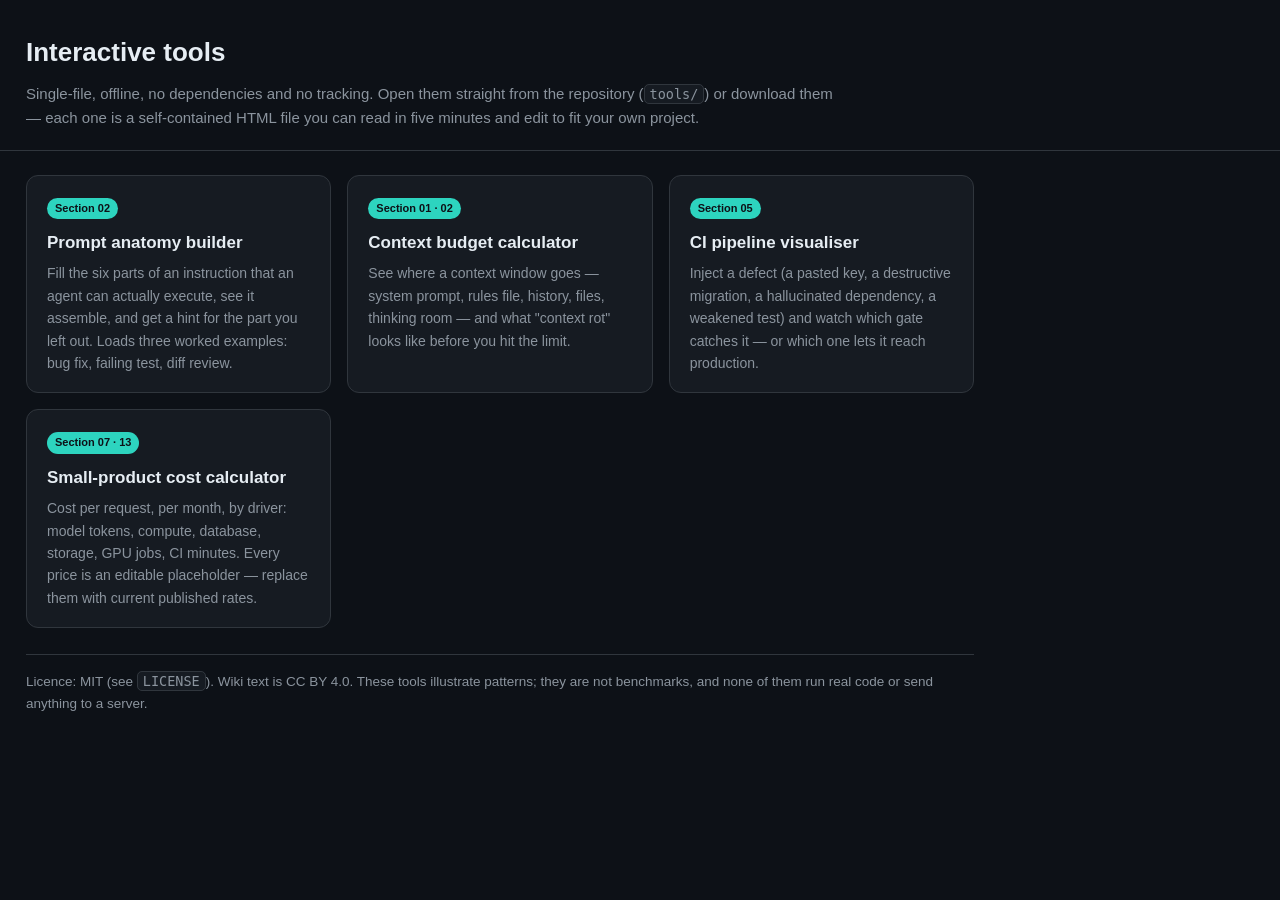
<file: tools/index.html>
<!doctype html>
<html lang="en">
<head>
<meta charset="utf-8">
<meta name="viewport" content="width=device-width, initial-scale=1">
<title>Interactive tools — Coding With AI in the New Age</title>
<style>
  :root{--bg:#0d1117;--panel:#161b22;--line:#30363d;--ink:#e6edf3;--dim:#8b949e;--teal:#2dd4bf;--amber:#d29922}
  *{box-sizing:border-box}
  body{margin:0;background:var(--bg);color:var(--ink);font:16px/1.6 -apple-system,BlinkMacSystemFont,"Segoe UI",Roboto,Helvetica,Arial,sans-serif}
  header{padding:32px 26px 20px;border-bottom:1px solid var(--line)}
  h1{margin:0 0 8px;font-size:26px}
  .sub{color:var(--dim);font-size:15px;max-width:820px}
  main{padding:24px 26px;max-width:1000px}
  .grid{display:grid;grid-template-columns:repeat(auto-fit,minmax(300px,1fr));gap:16px}
  a.card{display:block;text-decoration:none;color:inherit;background:var(--panel);border:1px solid var(--line);
    border-radius:12px;padding:18px 20px;transition:border-color .15s}
  a.card:hover{border-color:var(--teal)}
  a.card h3{margin:0 0 6px;font-size:17px}
  a.card p{margin:0;color:var(--dim);font-size:14px}
  .tag{display:inline-block;font-size:11px;font-weight:700;color:#0d1117;background:var(--teal);
    border-radius:999px;padding:2px 8px;margin-bottom:10px}
  footer{margin-top:26px;padding-top:16px;border-top:1px solid var(--line);color:var(--dim);font-size:13.5px}
  code{background:var(--panel);border:1px solid var(--line);border-radius:5px;padding:1px 5px;font-size:13.5px}
</style>
</head>
<body>
<header>
  <h1>Interactive tools</h1>
  <div class="sub">Single-file, offline, no dependencies and no tracking. Open them straight from the repository
  (<code>tools/</code>) or download them — each one is a self-contained HTML file you can read in five minutes
  and edit to fit your own project.</div>
</header>
<main>
  <div class="grid">
    <a class="card" href="prompt-anatomy-builder.html">
      <span class="tag">Section 02</span>
      <h3>Prompt anatomy builder</h3>
      <p>Fill the six parts of an instruction that an agent can actually execute, see it assemble, and get a hint for
      the part you left out. Loads three worked examples: bug fix, failing test, diff review.</p>
    </a>
    <a class="card" href="context-budget-calculator.html">
      <span class="tag">Section 01 · 02</span>
      <h3>Context budget calculator</h3>
      <p>See where a context window goes — system prompt, rules file, history, files, thinking room — and what
      "context rot" looks like before you hit the limit.</p>
    </a>
    <a class="card" href="ci-pipeline-visualizer.html">
      <span class="tag">Section 05</span>
      <h3>CI pipeline visualiser</h3>
      <p>Inject a defect (a pasted key, a destructive migration, a hallucinated dependency, a weakened test) and watch
      which gate catches it — or which one lets it reach production.</p>
    </a>
    <a class="card" href="cost-calculator.html">
      <span class="tag">Section 07 · 13</span>
      <h3>Small-product cost calculator</h3>
      <p>Cost per request, per month, by driver: model tokens, compute, database, storage, GPU jobs, CI minutes.
      Every price is an editable placeholder — replace them with current published rates.</p>
    </a>
  </div>
  <footer>
    Licence: MIT (see <code>LICENSE</code>). Wiki text is CC BY 4.0. These tools illustrate patterns; they are not
    benchmarks, and none of them run real code or send anything to a server.
  </footer>
</main>
</body>
</html>
</file>
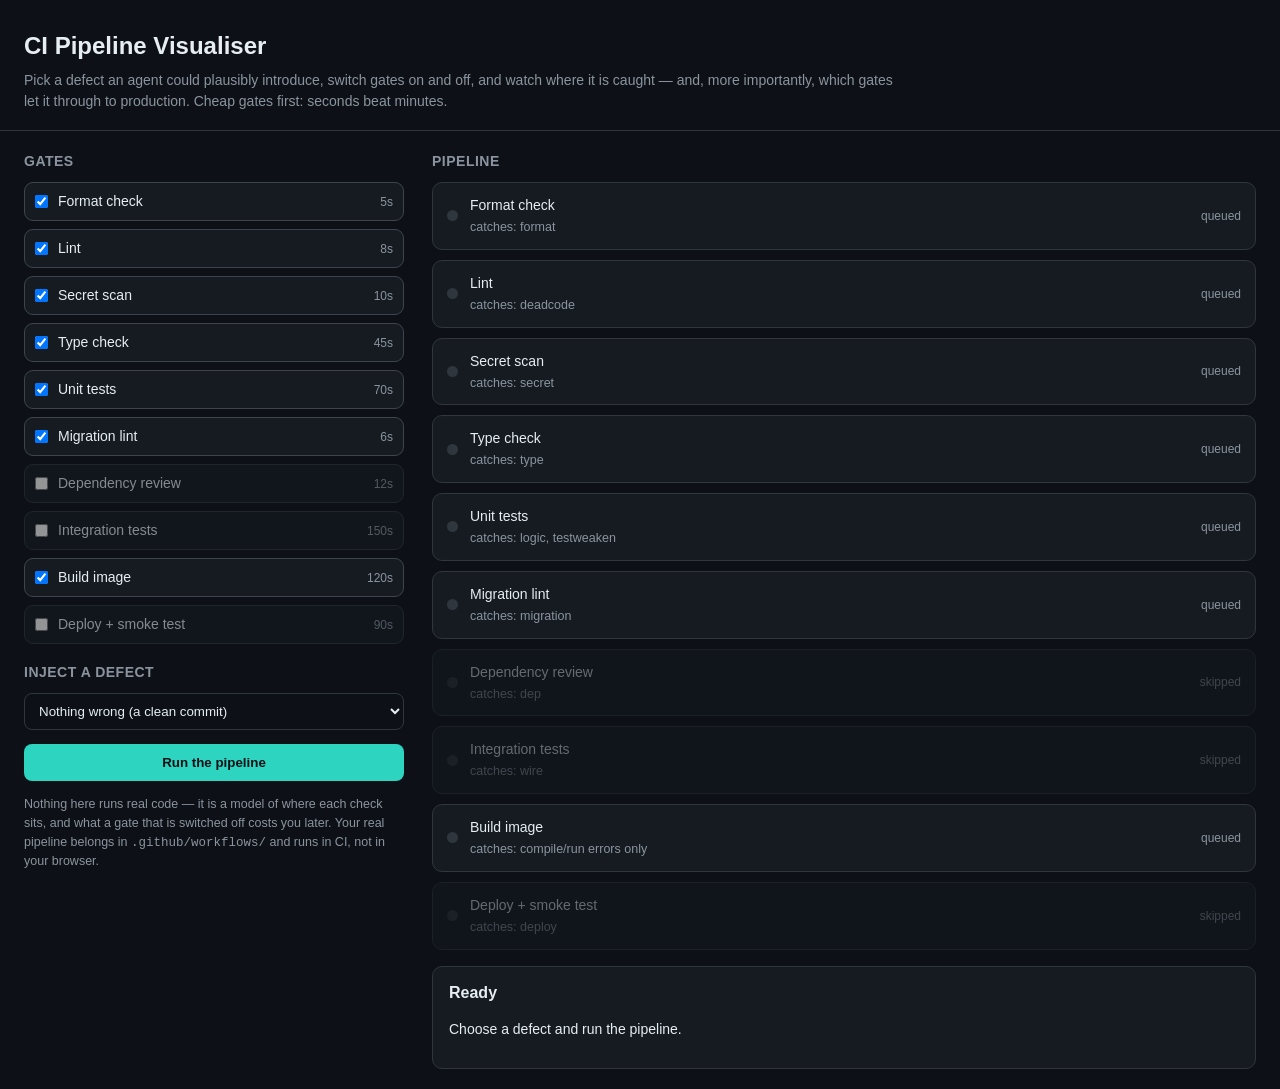
<file: tools/ci-pipeline-visualizer.html>
<!doctype html>
<html lang="en">
<head>
<meta charset="utf-8">
<meta name="viewport" content="width=device-width, initial-scale=1">
<title>CI Pipeline Visualiser — Coding With AI in the New Age</title>
<style>
  :root{--bg:#0d1117;--panel:#161b22;--line:#30363d;--ink:#e6edf3;--dim:#8b949e;
        --teal:#2dd4bf;--blue:#58a6ff;--amber:#d29922;--red:#f85149;--purple:#bc8cff;--green:#3fb950}
  *{box-sizing:border-box}
  body{margin:0;background:var(--bg);color:var(--ink);font:16px/1.5 -apple-system,BlinkMacSystemFont,"Segoe UI",Roboto,Helvetica,Arial,sans-serif}
  header{padding:28px 24px 18px;border-bottom:1px solid var(--line)}
  h1{margin:0 0 6px;font-size:24px}
  .sub{color:var(--dim);font-size:14px;max-width:880px}
  main{padding:20px 24px;display:grid;grid-template-columns:minmax(300px,380px) 1fr;gap:28px}
  @media (max-width:900px){main{grid-template-columns:1fr}}
  h3{font-size:14px;text-transform:uppercase;letter-spacing:.5px;color:var(--dim);margin:0 0 10px}
  .gate{display:flex;align-items:center;gap:10px;padding:8px 10px;border:1px solid var(--line);border-radius:9px;background:var(--panel);margin-bottom:8px}
  .gate input{margin:0}
  .gate .name{flex:1;font-size:14px}
  .gate .t{font-size:12px;color:var(--dim);font-variant-numeric:tabular-nums}
  .gate.on{border-color:#3d444d}
  .gate.off{opacity:.55}
  select{width:100%;background:#0d1117;color:var(--ink);border:1px solid var(--line);border-radius:8px;padding:9px 10px;margin-bottom:14px}
  button{background:var(--teal);color:#0d1117;border:0;border-radius:8px;padding:11px 16px;font-weight:700;cursor:pointer;width:100%}
  button:disabled{opacity:.5;cursor:default}
  .flow{display:flex;flex-direction:column;gap:10px}
  .stage{display:flex;align-items:center;gap:12px;border:1px solid var(--line);border-radius:10px;padding:12px 14px;background:var(--panel)}
  .stage .dot{width:11px;height:11px;border-radius:50%;background:#30363d;flex:none}
  .stage.run{border-color:var(--blue)} .stage.run .dot{background:var(--blue);animation:pulse .8s infinite alternate}
  .stage.pass{border-color:var(--green)} .stage.pass .dot{background:var(--green)}
  .stage.fail{border-color:var(--red)} .stage.fail .dot{background:var(--red)}
  .stage.skip{opacity:.4}
  .stage .body{flex:1;font-size:14px}
  .stage .body small{color:var(--dim);display:block;font-size:12.5px;margin-top:2px}
  .stage .st{font-size:12px;color:var(--dim);font-variant-numeric:tabular-nums;flex:none}
  @keyframes pulse{from{opacity:.35}to{opacity:1}}
  .verdict{margin-top:16px;padding:14px 16px;border-radius:10px;border:1px solid var(--line);background:var(--panel);font-size:14px}
  .verdict h3{margin:0 0 6px;text-transform:none;letter-spacing:0;font-size:16px;color:var(--ink)}
  .ok{border-color:var(--green)}.warn{border-color:var(--amber)}.bad{border-color:var(--red)}
  .legend{font-size:12.5px;color:var(--dim);margin-top:14px}
</style>
</head>
<body>
<header>
  <h1>CI Pipeline Visualiser</h1>
  <div class="sub">Pick a defect an agent could plausibly introduce, switch gates on and off, and watch where it is caught —
  and, more importantly, which gates let it through to production. Cheap gates first: seconds beat minutes.</div>
</header>
<main>
  <section>
    <h3>Gates</h3>
    <div id="gates"></div>
    <h3 style="margin-top:18px">Inject a defect</h3>
    <select id="defect">
      <option value="none">Nothing wrong (a clean commit)</option>
      <option value="format">Missing formatting / stray whitespace</option>
      <option value="deadcode">Unused import and a dead branch</option>
      <option value="type">Calls a field that does not exist (type mismatch)</option>
      <option value="logic">Off-by-one in a query filter</option>
      <option value="secret">Pasted an API key into a config file</option>
      <option value="migration">Destructive migration: DROP COLUMN on a live table</option>
      <option value="dep">New dependency that does not exist (hallucinated package)</option>
      <option value="wire">Renames a JSON field: client still sends snake_case</option>
      <option value="deploy">Code is fine; the runtime image lacks a CA trust store</option>
      <option value="testweaken">Agent deleted the assertion that defined the requirement</option>
    </select>
    <button id="run">Run the pipeline</button>
    <div class="legend">Nothing here runs real code — it is a model of where each check sits, and what a gate that is switched off
    costs you later. Your real pipeline belongs in <code>.github/workflows/</code> and runs in CI, not in your browser.</div>
  </section>
  <section>
    <h3>Pipeline</h3>
    <div class="flow" id="flow"></div>
    <div class="verdict" id="verdict"><h3>Ready</h3><p>Choose a defect and run the pipeline.</p></div>
  </section>
</main>
<script>
(function(){
  var GATES = [
    {id:'format',  name:'Format check',      t:5,   catches:['format']},
    {id:'lint',    name:'Lint',              t:8,   catches:['deadcode']},
    {id:'secrets', name:'Secret scan',       t:10,  catches:['secret']},
    {id:'types',   name:'Type check',        t:45,  catches:['type']},
    {id:'unit',    name:'Unit tests',        t:70,  catches:['logic','testweaken']},
    {id:'migration',name:'Migration lint',   t:6,   catches:['migration']},
    {id:'deps',    name:'Dependency review', t:12,  catches:['dep']},
    {id:'integ',   name:'Integration tests', t:150, catches:['wire']},
    {id:'build',   name:'Build image',       t:120, catches:[]},
    {id:'smoke',   name:'Deploy + smoke test',t:90, catches:['deploy']}
  ];
  var DEFAULTS = {format:true,lint:true,secrets:true,types:true,unit:true,migration:true,deps:false,integ:false,build:true,smoke:false};
  var enabled = Object.assign({}, DEFAULTS);
  var gatesEl = document.getElementById('gates'), flowEl = document.getElementById('flow'),
      verdict = document.getElementById('verdict'), defectSel = document.getElementById('defect'), runBtn = document.getElementById('run');

  function gateHtml(g){
    return '<label class="gate '+(enabled[g.id]?'on':'off')+'" data-id="'+g.id+'">'
      + '<input type="checkbox" '+(enabled[g.id]?'checked':'')+' data-cb="'+g.id+'">'
      + '<span class="name">'+g.name+'</span><span class="t">'+g.t+'s</span></label>';
  }
  function renderGates(){
    gatesEl.innerHTML = GATES.map(gateHtml).join('');
    var cbs = gatesEl.querySelectorAll('input[data-cb]');
    for (var i=0;i<cbs.length;i++) cbs[i].addEventListener('change', function(e){
      enabled[e.target.getAttribute('data-cb')] = e.target.checked; renderGates();
    });
  }
  function renderFlow(state){
    flowEl.innerHTML = GATES.map(function(g,i){
      var st = (state && state[g.id]) || (enabled[g.id] ? 'idle' : 'skip');
      var label = st==='pass'?'passed':st==='fail'?'FAILED':st==='run'?'running…':st==='skip'?'skipped':'queued';
      return '<div class="stage '+st+'"><span class="dot"></span><div class="body">'+g.name
        + '<small>catches: '+(g.catches.length? g.catches.join(', ') : 'compile/run errors only')+'</small></div>'
        + '<span class="st">'+label+'</span></div>';
    }).join('');
  }

  function run(){
    var defect = defectSel.value, state = {}, i, total = 0, taken = 0;
    runBtn.disabled = true;
    for (i=0;i<GATES.length;i++) state[GATES[i].id] = enabled[GATES[i].id] ? 'idle' : 'skip';
    renderFlow(state);
    verdict.className = 'verdict'; verdict.innerHTML = '<h3>Running…</h3><p>Cheap gates first: seconds beat minutes.</p>';

    var idx = 0;
    function step(){
      if (idx >= GATES.length){ finish(state, total); return; }
      var g = GATES[idx];
      if (!enabled[g.id]){ idx++; step(); return; }
      state[g.id] = 'run'; renderFlow(state);
      setTimeout(function(){
        var caught = g.catches.indexOf(defect) !== -1;
        if (caught){ state[g.id] = 'fail'; renderFlow(state); finish(state, taken, g, true); }
        else {
          state[g.id] = 'pass'; taken += g.t; renderFlow(state); idx++; step();
        }
      }, 420);
    }
    step();
  }

  function finish(state, secs, gate, caught){
    runBtn.disabled = false;
    var defect = defectSel.value, disabled = [];
    for (var i=0;i<GATES.length;i++) if (!enabled[GATES[i].id]) disabled.push(GATES[i].name);
    var msg, cls;
    if (defect === 'none'){
      cls = 'ok'; msg = '<h3>Green in '+secs+'s</h3><p>Nothing was wrong, so every enabled gate passed. '
        + 'Note what that does <em>not</em> prove: the suite passed, and the code still might not do what the issue asked.</p>';
    } else if (caught){
      cls = 'ok';
      msg = '<h3>Caught by '+gate.name+'</h3><p>The defect never reached main. Cost: one failed run and '+secs+'s of CI, instead of a rollback an hour later.</p>'
          + '<p style="color:var(--dim);font-size:13px;margin-top:6px">If a gate keeps catching the same thing, move the rule earlier — into the rules file, a hook, or your editor.</p>';
    } else {
      cls = 'bad';
      msg = '<h3>Escaped to production</h3><p>No enabled gate covers this defect. '
          + 'This is how a green pipeline and a broken feature coexist: the checks were never about this failure.</p>'
          + '<p style="color:var(--dim);font-size:13px;margin-top:6px">Try enabling: '
          + (disabled.length ? disabled.slice(0,4).join(', ') : 'any of the gates — you have them all on, which means this defect needs a human diff review, not a robot')
          + '.</p>';
    }
    verdict.className = 'verdict ' + cls;
    verdict.innerHTML = msg + '<p style="color:var(--dim);font-size:13px;margin-top:8px">Elapsed before verdict: '+secs+'s. '
      + 'Every gate you add costs time on every push, so start with format, lint, unit tests and a secret scan, then add what you have actually been burned by.</p>';
  }

  runBtn.addEventListener('click', run);
  renderGates(); renderFlow(null);
})();
</script>
</body>
</html>
</file>
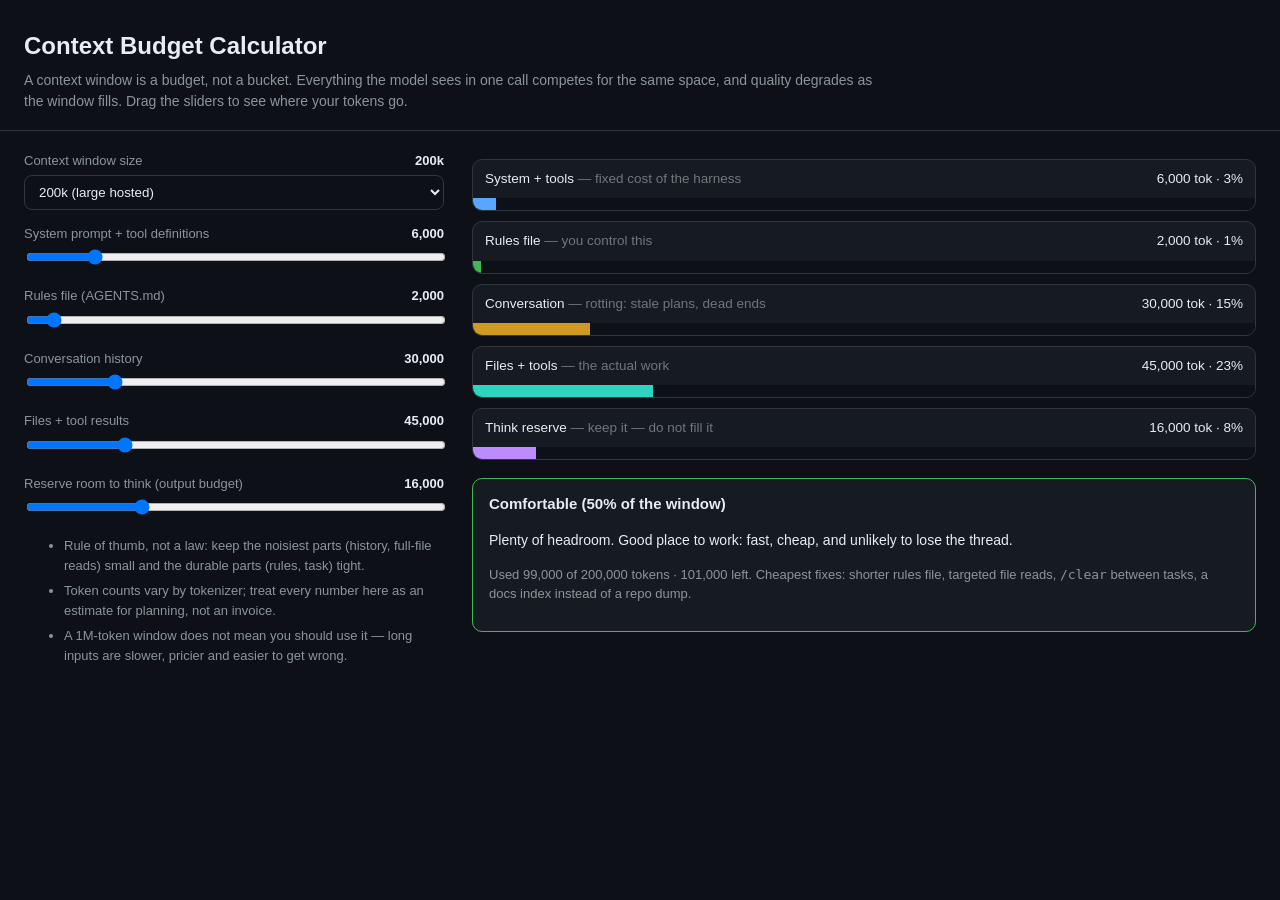
<file: tools/context-budget-calculator.html>
<!doctype html>
<html lang="en">
<head>
<meta charset="utf-8">
<meta name="viewport" content="width=device-width, initial-scale=1">
<title>Context Budget Calculator — Coding With AI in the New Age</title>
<style>
  :root{--bg:#0d1117;--panel:#161b22;--line:#30363d;--ink:#e6edf3;--dim:#8b949e;
        --teal:#2dd4bf;--blue:#58a6ff;--amber:#d29922;--red:#f85149;--purple:#bc8cff;--green:#3fb950}
  *{box-sizing:border-box}
  body{margin:0;background:var(--bg);color:var(--ink);font:16px/1.5 -apple-system,BlinkMacSystemFont,"Segoe UI",Roboto,Helvetica,Arial,sans-serif}
  header{padding:28px 24px 18px;border-bottom:1px solid var(--line)}
  h1{margin:0 0 6px;font-size:24px}
  .sub{color:var(--dim);font-size:14px;max-width:860px}
  main{padding:20px 24px;display:grid;grid-template-columns:minmax(320px,420px) 1fr;gap:28px}
  @media (max-width:900px){main{grid-template-columns:1fr}}
  .ctrl{margin-bottom:14px}
  .ctrl label{display:flex;justify-content:space-between;font-size:13px;color:var(--dim);margin-bottom:4px}
  .ctrl label b{color:var(--ink);font-variant-numeric:tabular-nums}
  input[type=range]{width:100%}
  select,input[type=number]{width:100%;background:#0d1117;color:var(--ink);border:1px solid var(--line);border-radius:8px;padding:8px 10px}
  .stack{display:flex;flex-direction:column;gap:10px;margin-top:8px}
  .seg{border:1px solid var(--line);border-radius:10px;overflow:hidden;background:var(--panel)}
  .seg .head{display:flex;justify-content:space-between;padding:9px 12px;font-size:13.5px}
  .seg .track{height:12px;background:#0d1117}
  .seg .fill{height:100%}
  .verdict{margin-top:18px;padding:14px 16px;border-radius:10px;border:1px solid var(--line);background:var(--panel);font-size:14px}
  .verdict h3{margin:0 0 6px;font-size:15px}
  .ok{border-color:var(--green)} .warn{border-color:var(--amber)} .bad{border-color:var(--red)}
  .notes{font-size:13px;color:var(--dim);margin-top:12px}
  .notes li{margin-bottom:6px}
  .num{font-variant-numeric:tabular-nums}
</style>
</head>
<body>
<header>
  <h1>Context Budget Calculator</h1>
  <div class="sub">A context window is a budget, not a bucket. Everything the model sees in one call competes for the same space,
  and quality degrades as the window fills. Drag the sliders to see where your tokens go.</div>
</header>
<main>
  <section>
    <div class="ctrl">
      <label>Context window size <b id="winv">200k</b></label>
      <select id="win">
        <option value="8000">8k (small / local)</option>
        <option value="32000">32k</option>
        <option value="128000">128k</option>
        <option value="200000" selected>200k (large hosted)</option>
        <option value="1000000">1M (long-context tier)</option>
      </select>
    </div>
    <div class="ctrl"><label>System prompt + tool definitions <b><span id="v1">0</span></b></label><input type="range" id="s1" min="0" max="40000" step="250" value="6000"></div>
    <div class="ctrl"><label>Rules file (AGENTS.md) <b><span id="v2">0</span></b></label><input type="range" id="s2" min="0" max="40000" step="250" value="2000"></div>
    <div class="ctrl"><label>Conversation history <b><span id="v3">0</span></b></label><input type="range" id="s3" min="0" max="150000" step="1000" value="30000"></div>
    <div class="ctrl"><label>Files + tool results <b><span id="v4">0</span></b></label><input type="range" id="s4" min="0" max="200000" step="1000" value="45000"></div>
    <div class="ctrl"><label>Reserve room to think (output budget) <b><span id="v5">0</span></b></label><input type="range" id="s5" min="0" max="60000" step="1000" value="16000"></div>
    <div class="notes"><ul>
      <li>Rule of thumb, not a law: keep the noisiest parts (history, full-file reads) small and the durable parts (rules, task) tight.</li>
      <li>Token counts vary by tokenizer; treat every number here as an estimate for planning, not an invoice.</li>
      <li>A 1M-token window does not mean you should use it — long inputs are slower, pricier and easier to get wrong.</li>
    </ul></div>
  </section>
  <section>
    <div class="stack" id="stack"></div>
    <div class="verdict" id="verdict"><h3>Verdict</h3><p>Move a slider.</p></div>
  </section>
</main>
<script>
(function(){
  var DEFS = [
    {id:'s1', v:'v1', key:'System + tools', color:'var(--blue)',   key2:'fixed cost of the harness'},
    {id:'s2', v:'v2', key:'Rules file',     color:'var(--green)',  key2:'you control this'},
    {id:'s3', v:'v3', key:'Conversation',   color:'var(--amber)',  key2:'rotting: stale plans, dead ends'},
    {id:'s4', v:'v4', key:'Files + tools',  color:'var(--teal)',   key2:'the actual work'},
    {id:'s5', v:'v5', key:'Think reserve',  color:'var(--purple)', key2:'keep it — do not fill it'}
  ];
  var win = document.getElementById('win');
  var stack = document.getElementById('stack'), verdict = document.getElementById('verdict');

  function render(){
    var total = 0, i, used = 0;
    var vals = [];
    for (i=0;i<DEFS.length;i++){
      var val = +document.getElementById(DEFS[i].id).value;
      vals.push(val); used += val;
      document.getElementById(DEFS[i].v).textContent = val.toLocaleString();
    }
    var w = +win.value;
    var html = '';
    for (i=0;i<DEFS.length;i++){
      var pct = Math.min(100, Math.round(vals[i]/w*100));
      html += '<div class="seg"><div class="head"><span>'+DEFS[i].key+' <span style="color:#6e7681">— '+DEFS[i].key2+'</span></span>'
            + '<span class="num">'+vals[i].toLocaleString()+' tok · '+pct+'%</span></div>'
            + '<div class="track"><div class="fill" style="width:'+pct+'%;background:'+DEFS[i].color+'"></div></div></div>';
    }
    stack.innerHTML = html;

    var fill = Math.round(used/w*100);
    var cls, title, msg;
    if (fill <= 60){ cls='ok'; title='Comfortable ('+fill+'% of the window)';
      msg='Plenty of headroom. Good place to work: fast, cheap, and unlikely to lose the thread.'; }
    else if (fill <= 85){ cls='warn'; title='Getting full ('+fill+'% of the window)';
      msg='Expect context rot: the model starts ignoring early instructions and repeating itself. Compact or clear before the next task.'; }
    else { cls='bad'; title='Over budget ('+fill+'% of the window)';
      msg='You are at or past the limit: something will be truncated, and it will not be the part you would have chosen. Start a fresh session (or a sub-agent) with a written hand-off.'; }
    verdict.className = 'verdict ' + cls;
    verdict.innerHTML = '<h3>'+title+'</h3><p>'+msg+'</p>'
      + '<p style="color:var(--dim);font-size:13px;margin-top:8px">Used '+used.toLocaleString()+' of '+w.toLocaleString()
      + ' tokens · '+Math.max(0,w-used).toLocaleString()+' left. Cheapest fixes: shorter rules file, targeted file reads, '
      + '<code>/clear</code> between tasks, a docs index instead of a repo dump.</p>';
  }
  for (var i=0;i<DEFS.length;i++) document.getElementById(DEFS[i].id).addEventListener('input', render);
  win.addEventListener('change', render);
  render();
})();
</script>
</body>
</html>
</file>
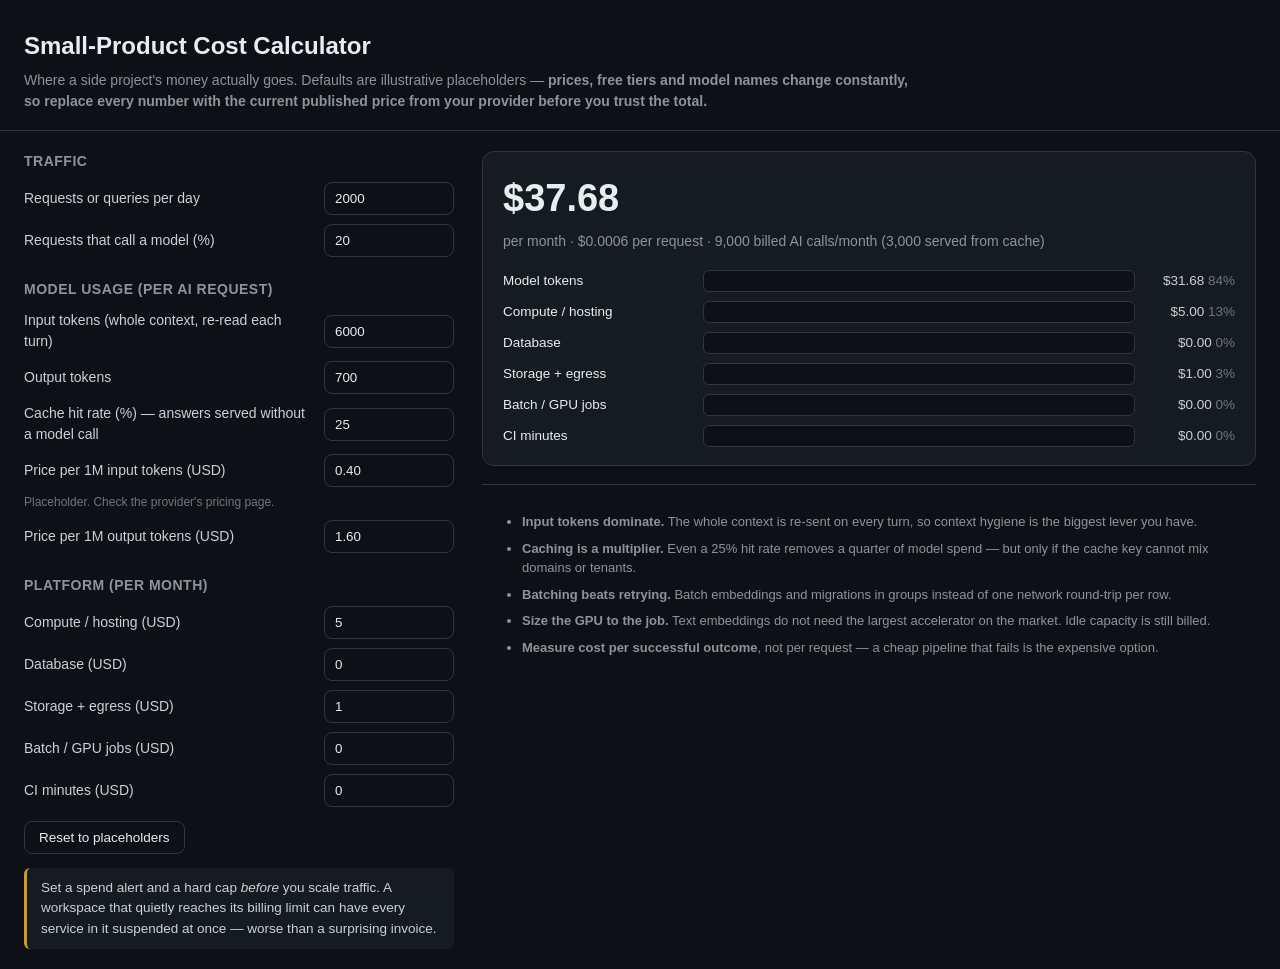
<file: tools/cost-calculator.html>
<!doctype html>
<html lang="en">
<head>
<meta charset="utf-8">
<meta name="viewport" content="width=device-width, initial-scale=1">
<title>Small-Product Cost Calculator — Coding With AI in the New Age</title>
<style>
  :root{--bg:#0d1117;--panel:#161b22;--line:#30363d;--ink:#e6edf3;--dim:#8b949e;
        --teal:#2dd4bf;--blue:#58a6ff;--amber:#d29922;--red:#f85149;--purple:#bc8cff;--green:#3fb950}
  *{box-sizing:border-box}
  body{margin:0;background:var(--bg);color:var(--ink);font:16px/1.5 -apple-system,BlinkMacSystemFont,"Segoe UI",Roboto,Helvetica,Arial,sans-serif}
  header{padding:28px 24px 18px;border-bottom:1px solid var(--line)}
  h1{margin:0 0 6px;font-size:24px}
  .sub{color:var(--dim);font-size:14px;max-width:900px}
  main{padding:20px 24px;display:grid;grid-template-columns:minmax(320px,430px) 1fr;gap:28px}
  @media (max-width:900px){main{grid-template-columns:1fr}}
  h3{font-size:14px;text-transform:uppercase;letter-spacing:.5px;color:var(--dim);margin:22px 0 10px}
  h3:first-child{margin-top:0}
  .field{display:grid;grid-template-columns:1fr 130px;gap:10px;align-items:center;margin-bottom:9px}
  .field label{font-size:14px;color:#c9d1d9}
  .field .hint{grid-column:1/-1;font-size:12px;color:#6e7681;margin-top:-4px}
  input[type=number]{width:100%;background:#0d1117;color:var(--ink);border:1px solid var(--line);border-radius:8px;padding:8px 10px;font-variant-numeric:tabular-nums}
  .big{background:var(--panel);border:1px solid var(--line);border-radius:12px;padding:18px 20px}
  .big .total{font-size:38px;font-weight:700;font-variant-numeric:tabular-nums}
  .big .per{color:var(--dim);font-size:14px;margin-top:4px}
  .bars{margin-top:18px;display:flex;flex-direction:column;gap:9px}
  .bar{display:grid;grid-template-columns:190px 1fr 90px;gap:10px;align-items:center;font-size:13.5px}
  .bar .track{height:22px;background:#0d1117;border:1px solid var(--line);border-radius:6px;overflow:hidden}
  .bar .fill{height:100%}
  .bar .amt{text-align:right;font-variant-numeric:tabular-nums;color:#c9d1d9}
  .notes{font-size:13px;color:var(--dim);margin-top:18px;border-top:1px solid var(--line);padding-top:14px}
  .notes li{margin-bottom:7px}
  .warnbox{margin-top:14px;border-left:3px solid var(--amber);background:var(--panel);padding:10px 14px;border-radius:6px;font-size:13.5px;color:#c9d1d9}
  button{background:transparent;color:var(--ink);border:1px solid var(--line);border-radius:8px;padding:8px 14px;cursor:pointer;font-size:13.5px}
</style>
</head>
<body>
<header>
  <h1>Small-Product Cost Calculator</h1>
  <div class="sub">Where a side project's money actually goes. Defaults are illustrative placeholders —
  <strong>prices, free tiers and model names change constantly, so replace every number with the current published price
  from your provider before you trust the total.</strong></div>
</header>
<main>
  <section>
    <h3>Traffic</h3>
    <div class="field"><label>Requests or queries per day</label><input type="number" id="reqs" value="2000"></div>
    <div class="field"><label>Requests that call a model (%)</label><input type="number" id="aimix" value="20"></div>

    <h3>Model usage (per AI request)</h3>
    <div class="field"><label>Input tokens (whole context, re-read each turn)</label><input type="number" id="tin" value="6000"></div>
    <div class="field"><label>Output tokens</label><input type="number" id="tout" value="700"></div>
    <div class="field"><label>Cache hit rate (%) — answers served without a model call</label><input type="number" id="cache" value="25"></div>
    <div class="field"><label>Price per 1M input tokens (USD)</label><input type="number" id="pin" value="0.40" step="0.01">
      <div class="hint">Placeholder. Check the provider's pricing page.</div></div>
    <div class="field"><label>Price per 1M output tokens (USD)</label><input type="number" id="pout" value="1.60" step="0.01"></div>

    <h3>Platform (per month)</h3>
    <div class="field"><label>Compute / hosting (USD)</label><input type="number" id="compute" value="5"></div>
    <div class="field"><label>Database (USD)</label><input type="number" id="db" value="0"></div>
    <div class="field"><label>Storage + egress (USD)</label><input type="number" id="storage" value="1"></div>
    <div class="field"><label>Batch / GPU jobs (USD)</label><input type="number" id="gpu" value="0"></div>
    <div class="field"><label>CI minutes (USD)</label><input type="number" id="ci" value="0"></div>

    <div style="margin-top:14px"><button id="reset">Reset to placeholders</button></div>
    <div class="warnbox">Set a spend alert and a hard cap <em>before</em> you scale traffic. A workspace that quietly reaches
    its billing limit can have every service in it suspended at once — worse than a surprising invoice.</div>
  </section>
  <section>
    <div class="big">
      <div class="total" id="total">$0.00</div>
      <div class="per" id="per">per month · $0.0000 per request</div>
      <div class="bars" id="bars"></div>
    </div>
    <div class="notes"><ul>
      <li><strong>Input tokens dominate.</strong> The whole context is re-sent on every turn, so context hygiene is the biggest lever you have.</li>
      <li><strong>Caching is a multiplier.</strong> Even a 25% hit rate removes a quarter of model spend — but only if the cache key cannot mix domains or tenants.</li>
      <li><strong>Batching beats retrying.</strong> Batch embeddings and migrations in groups instead of one network round-trip per row.</li>
      <li><strong>Size the GPU to the job.</strong> Text embeddings do not need the largest accelerator on the market. Idle capacity is still billed.</li>
      <li><strong>Measure cost per successful outcome</strong>, not per request — a cheap pipeline that fails is the expensive option.</li>
    </ul></div>
  </section>
</main>
<script>
(function(){
  var IDS = ['reqs','aimix','tin','tout','cache','pin','pout','compute','db','storage','gpu','ci'];
  var DEFAULTS = {reqs:2000,aimix:20,tin:6000,tout:700,cache:25,pin:0.40,pout:1.60,compute:5,db:0,storage:1,gpu:0,ci:0};
  var COLORS = {model:'var(--teal)',compute:'var(--blue)',db:'var(--green)',storage:'var(--amber)',gpu:'var(--purple)',ci:'var(--red)'};
  function val(id){ var v = parseFloat(document.getElementById(id).value); return isNaN(v) ? 0 : v; }

  function render(){
    var reqs = val('reqs'), aimix = Math.min(100,Math.max(0,val('aimix')))/100,
        cache = Math.min(100,Math.max(0,val('cache')))/100;
    var aiReqs = reqs * 30 * aimix;                 // per month
    var billed = aiReqs * (1 - cache);
    var inCost = billed * val('tin') / 1e6 * val('pin');
    var outCost = billed * val('tout') / 1e6 * val('pout');
    var model = inCost + outCost;
    var parts = [
      ['Model tokens', model, COLORS.model],
      ['Compute / hosting', val('compute'), COLORS.compute],
      ['Database', val('db'), COLORS.db],
      ['Storage + egress', val('storage'), COLORS.storage],
      ['Batch / GPU jobs', val('gpu'), COLORS.gpu],
      ['CI minutes', val('ci'), COLORS.ci]
    ];
    var total = parts.reduce(function(a,p){ return a + p[1]; }, 0);
    document.getElementById('total').textContent = '$' + total.toFixed(2);
    var perReq = reqs ? total / (reqs*30) : 0;
    document.getElementById('per').textContent = 'per month · $' + perReq.toFixed(4) + ' per request · '
      + Math.round(billed).toLocaleString() + ' billed AI calls/month ('
      + Math.round(aiReqs-billed).toLocaleString() + ' served from cache)';
    var max = Math.max.apply(null, parts.map(function(p){ return p[1]; })) || 1;
    document.getElementById('bars').innerHTML = parts.map(function(p){
      var pct = Math.round(p[1]/max*100);
      var share = total ? Math.round(p[1]/total*100) : 0;
      return '<div class="bar"><span>'+p[0]+'</span><span class="track"><span class="fill" style="width:'
        + pct + '%;background:' + p[2] + '"></span></span><span class="amt">$' + p[1].toFixed(2)
        + ' <span style="color:#6e7681">'+share+'%</span></span></div>';
    }).join('');
  }
  for (var i=0;i<IDS.length;i++) document.getElementById(IDS[i]).addEventListener('input', render);
  document.getElementById('reset').addEventListener('click', function(){
    for (var k in DEFAULTS) document.getElementById(k).value = DEFAULTS[k];
    render();
  });
  render();
})();
</script>
</body>
</html>
</file>
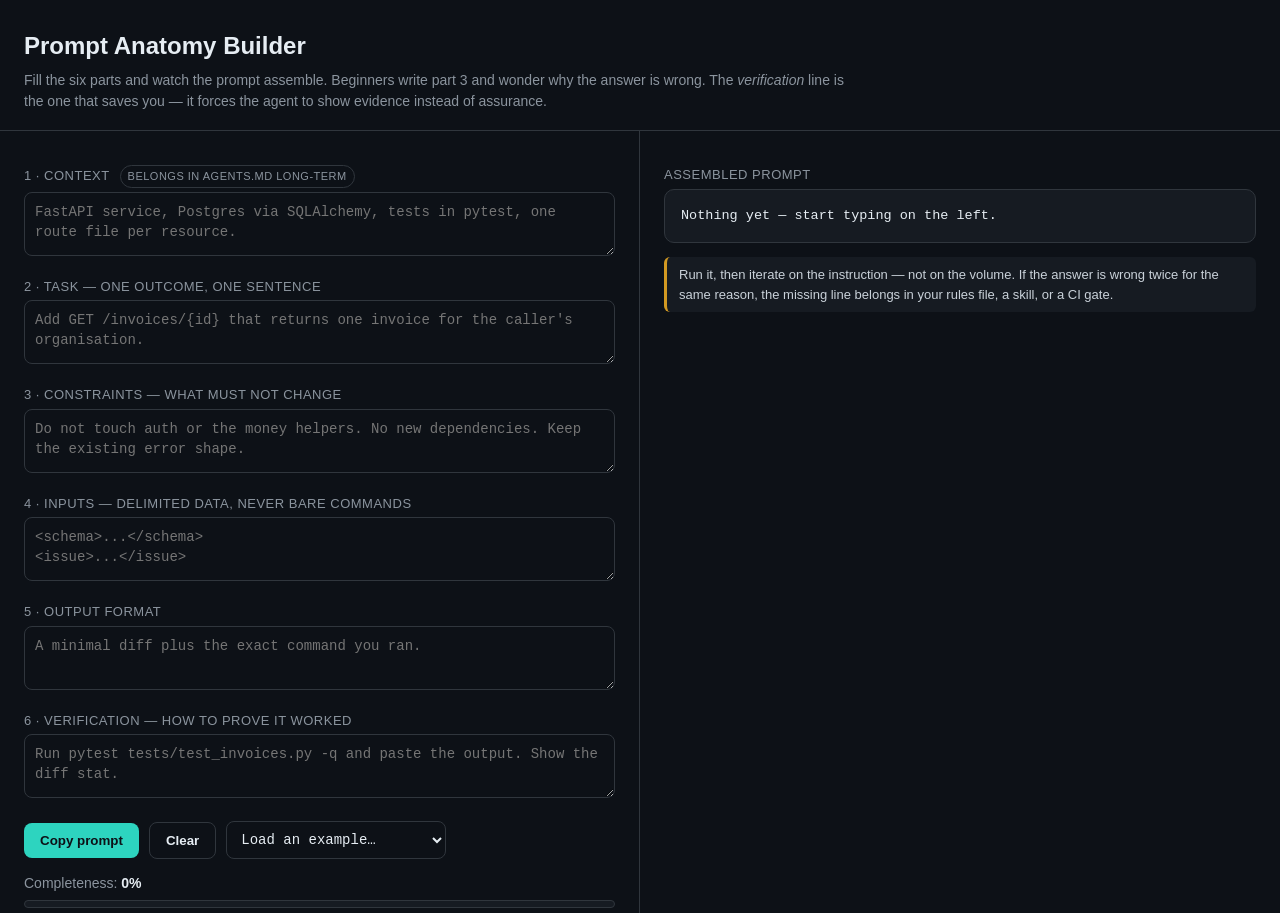
<file: tools/prompt-anatomy-builder.html>
<!doctype html>
<html lang="en">
<head>
<meta charset="utf-8">
<meta name="viewport" content="width=device-width, initial-scale=1">
<title>Prompt Anatomy Builder — Coding With AI in the New Age</title>
<style>
  :root{
    --bg:#0d1117; --panel:#161b22; --line:#30363d; --ink:#e6edf3; --dim:#8b949e;
    --teal:#2dd4bf; --blue:#58a6ff; --amber:#d29922; --red:#f85149; --purple:#bc8cff; --green:#3fb950;
  }
  *{box-sizing:border-box}
  body{margin:0;background:var(--bg);color:var(--ink);
    font:16px/1.5 -apple-system,BlinkMacSystemFont,"Segoe UI",Roboto,Helvetica,Arial,sans-serif}
  header{padding:28px 24px 18px;border-bottom:1px solid var(--line)}
  h1{margin:0 0 6px;font-size:24px}
  .sub{color:var(--dim);font-size:14px;max-width:820px}
  main{display:grid;grid-template-columns:minmax(320px,1fr) minmax(360px,1fr);gap:0;height:calc(100vh - 118px)}
  @media (max-width:900px){main{grid-template-columns:1fr;height:auto}}
  .col{padding:20px 24px;overflow:auto}
  .col:first-child{border-right:1px solid var(--line)}
  label{display:block;margin:14px 0 4px;font-size:13px;text-transform:uppercase;letter-spacing:.5px;color:var(--dim)}
  .hint{font-size:12px;color:#6e7681;margin-top:3px}
  input,textarea,select{width:100%;background:#0d1117;color:var(--ink);border:1px solid var(--line);
    border-radius:8px;padding:9px 10px;font:14px/1.45 ui-monospace,SFMono-Regular,Menlo,monospace}
  textarea{resize:vertical;min-height:64px}
  .badge{display:inline-block;font-size:11px;padding:2px 7px;border-radius:999px;border:1px solid var(--line);color:var(--dim);margin-left:6px}
  button{background:var(--teal);color:#0d1117;border:0;border-radius:8px;padding:10px 16px;font-weight:700;cursor:pointer}
  button.ghost{background:transparent;color:var(--ink);border:1px solid var(--line)}
  .row{display:flex;gap:10px;align-items:center;flex-wrap:wrap;margin-top:16px}
  pre{background:var(--panel);border:1px solid var(--line);border-radius:10px;padding:16px;white-space:pre-wrap;
    font:13.5px/1.55 ui-monospace,SFMono-Regular,Menlo,monospace;margin:0}
  .score{margin:14px 0 0;font-size:14px;color:var(--dim)}
  .score b{color:var(--ink)}
  .meter{height:8px;background:var(--panel);border:1px solid var(--line);border-radius:999px;overflow:hidden;margin-top:6px}
  .meter i{display:block;height:100%;background:var(--teal);width:0%}
  .tip{border-left:3px solid var(--amber);padding:8px 12px;background:#161b22;border-radius:6px;font-size:13px;color:#c9d1d9;margin-top:14px}
</style>
</head>
<body>
<header>
  <h1>Prompt Anatomy Builder</h1>
  <div class="sub">Fill the six parts and watch the prompt assemble. Beginners write part 3 and wonder why the answer is wrong.
  The <em>verification</em> line is the one that saves you — it forces the agent to show evidence instead of assurance.</div>
</header>
<main>
  <section class="col" aria-label="inputs">
    <label>1 · Context <span class="badge">belongs in AGENTS.md long-term</span></label>
    <textarea id="ctx" placeholder="FastAPI service, Postgres via SQLAlchemy, tests in pytest, one route file per resource."></textarea>

    <label>2 · Task — one outcome, one sentence</label>
    <textarea id="task" placeholder="Add GET /invoices/{id} that returns one invoice for the caller's organisation."></textarea>

    <label>3 · Constraints — what must not change</label>
    <textarea id="cons" placeholder="Do not touch auth or the money helpers. No new dependencies. Keep the existing error shape."></textarea>

    <label>4 · Inputs — delimited data, never bare commands</label>
    <textarea id="inp" placeholder="&lt;schema&gt;...&lt;/schema&gt;&#10;&lt;issue&gt;...&lt;/issue&gt;"></textarea>

    <label>5 · Output format</label>
    <textarea id="out" placeholder="A minimal diff plus the exact command you ran."></textarea>

    <label>6 · Verification — how to prove it worked</label>
    <textarea id="ver" placeholder="Run pytest tests/test_invoices.py -q and paste the output. Show the diff stat."></textarea>

    <div class="row">
      <button id="copy">Copy prompt</button>
      <button id="clear" class="ghost">Clear</button>
      <select id="example" style="max-width:220px">
        <option value="">Load an example…</option>
        <option value="fix">Bug fix</option>
        <option value="test">Write a failing test</option>
        <option value="review">Review a diff</option>
      </select>
    </div>
    <div class="score">Completeness: <b id="pct">0%</b>
      <div class="meter"><i id="bar"></i></div>
    </div>
    <div class="tip" id="tip">Every field you leave empty is an assumption the model will make for you.</div>
  </section>

  <section class="col" aria-label="output">
    <label>Assembled prompt</label>
    <pre id="out-pre">Nothing yet — start typing on the left.</pre>
    <div class="tip">Run it, then iterate on the instruction — not on the volume. If the answer is wrong twice for the same reason, the missing line belongs in your rules file, a skill, or a CI gate.</div>
  </section>
</main>
<script>
(function(){
  var ids = ['ctx','task','cons','inp','out','ver'];
  var el = {}, i;
  for (i=0;i<ids.length;i++) el[ids[i]] = document.getElementById(ids[i]);
  var pre = document.getElementById('out-pre'), pct = document.getElementById('pct'), bar = document.getElementById('bar'),
      tip = document.getElementById('tip');

  var TIPS = {
    ctx: 'Context: where we are. Long-lived parts belong in AGENTS.md, not in every prompt.',
    task: 'Task: one outcome. Two outcomes in one prompt produce one done and one half-done.',
    cons: 'Constraints: what must not change. This is what stops drive-by refactors.',
    inp: 'Inputs: wrap data in tags so the model cannot confuse data with orders.',
    out: 'Output format: "minimal diff + the command you ran" is usually the right answer shape.',
    ver: 'Verification: ask for evidence — a test command and its output. "Are you sure?" is not verification.'
  };

  function assemble(){
    var parts = [];
    function add(label, v, tag){
      v = v.trim(); if(!v) return;
      parts.push(tag ? '<'+tag+'>\n'+v+'\n</'+tag+'>' : '## '+label+'\n'+v);
    }
    add('CONTEXT', el.ctx.value);
    add('TASK', el.task.value);
    add('CONSTRAINTS', el.cons.value);
    add('INPUT', el.inp.value, 'input');
    add('OUTPUT FORMAT', el.out.value);
    add('VERIFY', el.ver.value);
    return parts.join('\n\n');
  }

  function render(){
    var text = assemble();
    pre.textContent = text || 'Nothing yet — start typing on the left.';
    var filled = 0, first = null;
    for (var j=0;j<ids.length;j++){
      if (el[ids[j]].value.trim()) filled++; else if (!first) first = ids[j];
    }
    var p = Math.round(filled/ids.length*100);
    pct.textContent = p+'%';
    bar.style.width = p+'%';
    bar.style.background = p>=84 ? 'var(--green)' : (p>=50 ? 'var(--amber)' : 'var(--red)');
    tip.textContent = first ? TIPS[first] : 'All six parts present. Now run it and read the diff — a complete prompt is not a correct answer.';
  }

  var EXAMPLES = {
    fix: {ctx:'Dart/Shelf API, Postgres via Neon, tests with package:test. One router file per feature.',
          task:'Fix: a suspended user can still refresh their session and keep using the API.',
          cons:'Do not change the token format, do not add dependencies, keep the existing error envelope camelCase.',
          inp:'<repro>\n1. create user, 2. suspend them in the admin fixture, 3. POST /auth/refresh with the old refresh token -> 200\n</repro>',
          out:'A minimal diff, plus the test you added and its name.',
          ver:'Run dart test test/auth/refresh_test.dart and show the output. Confirm the new test fails before the fix.'},
    test: {ctx:'Python 3.12, pytest, existing invoices module with no tests for the status filter.',
           task:'Write the failing tests for filtering invoices by status, before any implementation.',
           cons:'Do not modify source files in this step. Tests must fail for the right reason.',
           inp:'<signature>\nGET /invoices?status=paid|pending|cancelled\n</signature>',
           out:'One test file plus the pytest command.',
           ver:'Run pytest -q and paste the failures, including the assertion messages.'},
    review:{ctx:'Small team, staging-first pipeline, review of an agent-written diff for a payments endpoint.',
            task:'Review this diff against the issue and report only defects, not preferences.',
            cons:'Do not suggest refactors. Do not comment on formatting. Cite file and line.',
            inp:'<diff>\n(paste the diff here)\n</diff>',
            out:'A list: severity, file:line, what breaks, how you know.',
            ver:'For each defect, name the test or command that would demonstrate it.'}
  };

  document.getElementById('example').addEventListener('change', function(e){
    var k = e.target.value; if(!k) return;
    var d = EXAMPLES[k];
    el.ctx.value = d.ctx; el.task.value = d.task; el.cons.value = d.cons;
    el.inp.value = d.inp; el.out.value = d.out; el.ver.value = d.ver;
    render();
  });

  document.getElementById('copy').addEventListener('click', function(){
    var t = assemble();
    if (navigator.clipboard) navigator.clipboard.writeText(t);
    else { var ta=document.createElement('textarea'); ta.value=t; document.body.appendChild(ta); ta.select(); document.execCommand('copy'); ta.remove(); }
    this.textContent = 'Copied'; var b=this; setTimeout(function(){ b.textContent='Copy prompt'; }, 1200);
  });

  document.getElementById('clear').addEventListener('click', function(){
    for (var j=0;j<ids.length;j++) el[ids[j]].value='';
    render();
  });

  for (i=0;i<ids.length;i++) el[ids[i]].addEventListener('input', render);
  render();
})();
</script>
</body>
</html>
</file>
